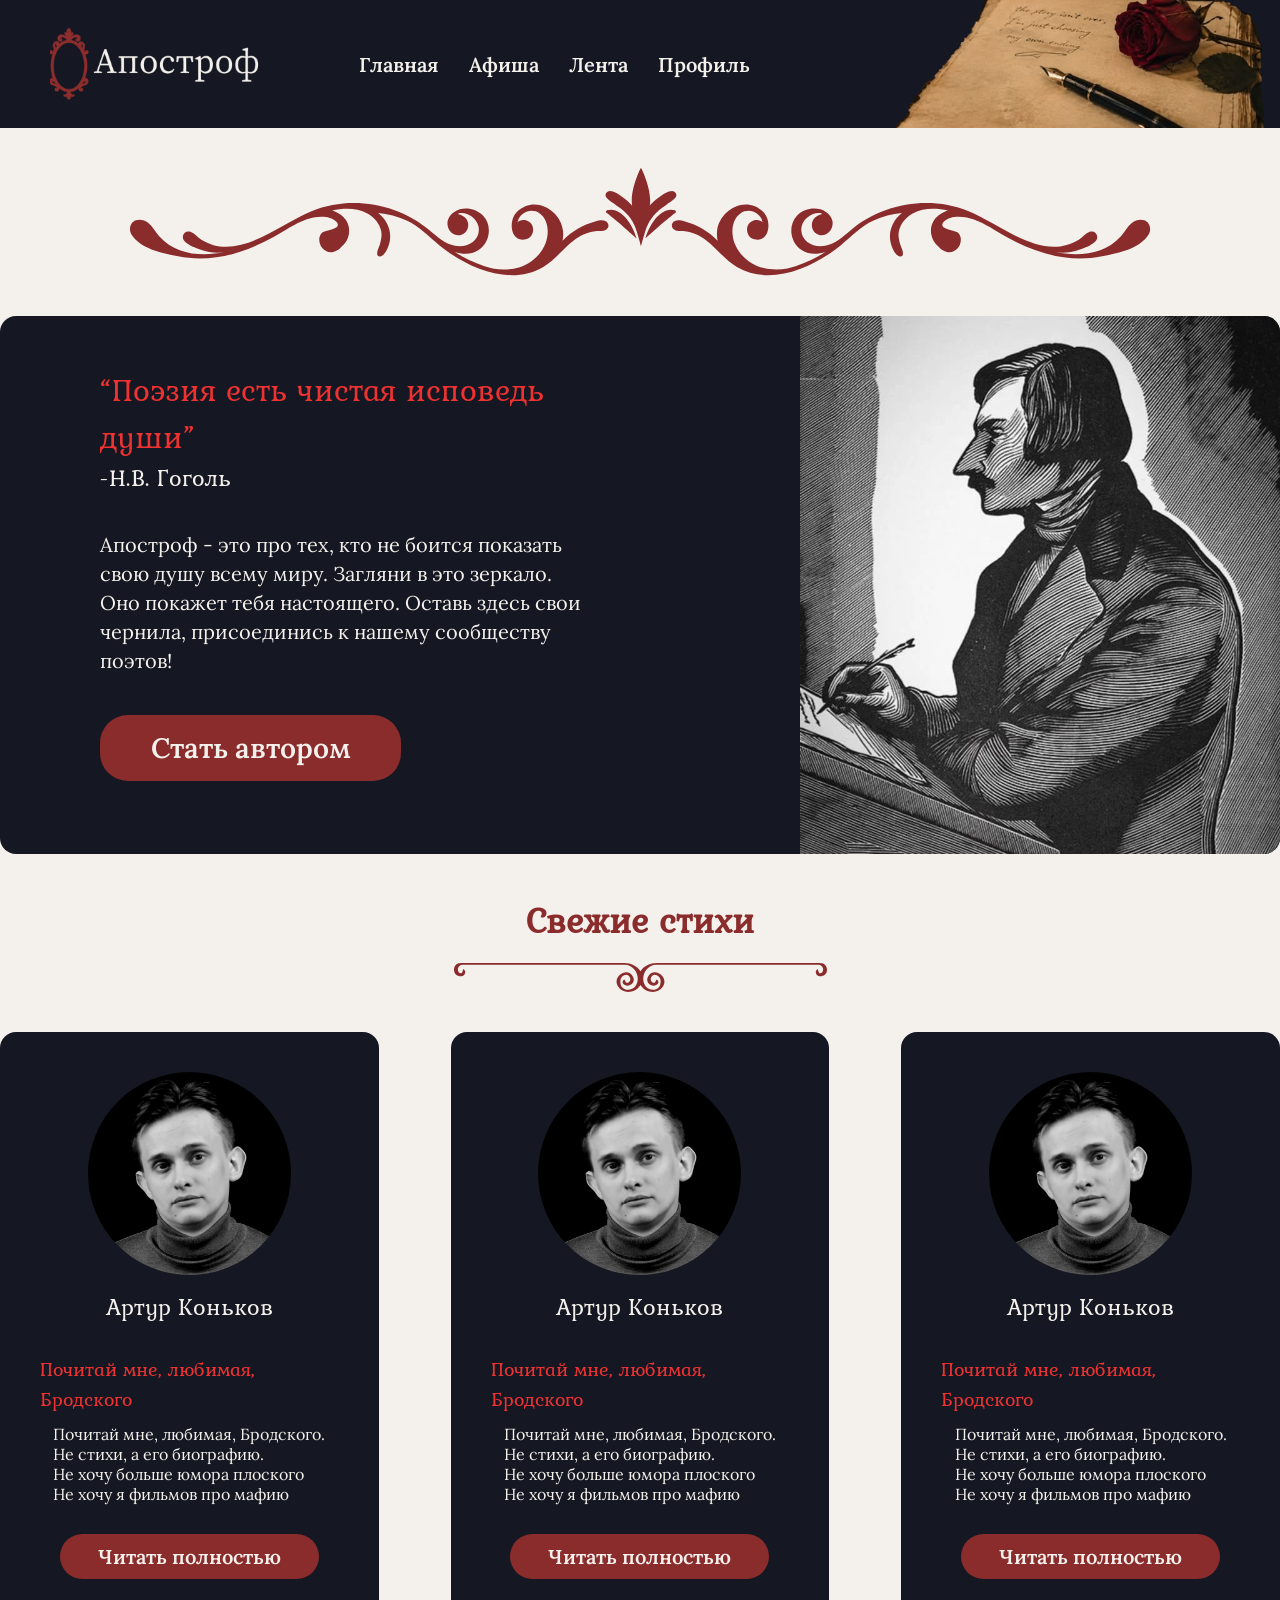
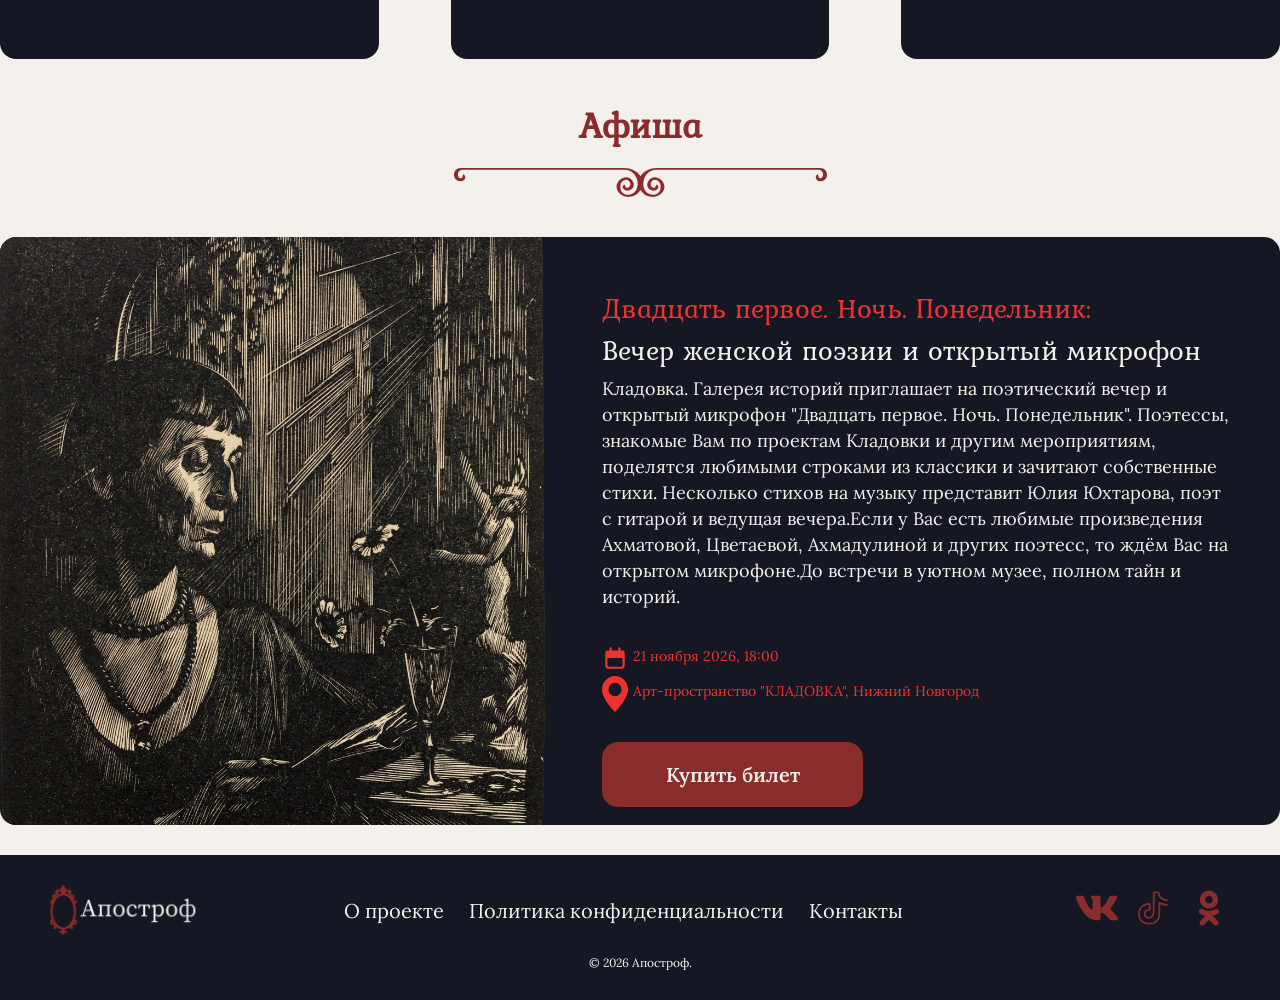
<file: index.html>
<!DOCTYPE html>
<html lang="ru">
<head>
    <meta charset="UTF-8">
    <meta name="viewport" content="width=device-width, initial-scale=1.0">
    <title>Главная страница</title>
    <link rel="stylesheet" href="./css/style.css">
</head>
<body>
    <header class="header">
        <div class="container">
            <div class="nav-cont">
                <img src="./images/logo.svg" class="nav-logo">
                <div class="nav">
                    <a href="index.html" class="nav-link">Главная</a>
                    <a href="#" class="nav-link">Афиша</a>
                    <a href="newsfeed.html" class="nav-link">Лента</a>
                    <a href="#" class="nav-link">Профиль</a>
                </div>
                <img src="./images/head_img.svg" class="head-img">
            </div>
        </div>
    </header>
    <main class="main">
        <div class="container">
            <img src="./images/floral_main.svg" class="floral-main">
            <div class="hero-section">
                <div class="hero-block">
                    <p class="hero-title">“Поэзия есть чистая исповедь души”</p>
                    <p class="hero-subtitle">-Н.В. Гоголь</p>
                    <span class="hero-text">Апостроф - это про тех, кто не боится показать свою душу всему миру. Загляни в это зеркало. Оно покажет тебя настоящего. Оставь здесь свои чернила, присоединись к нашему сообществу поэтов!</span>
                    <button class="hero-btn">Стать автором</button>
                </div>
                <img src="./images/gogol.svg" class="gogol">
            </div>
            <h1 class="title">Свежие стихи</h1>
            <img src="./images/floral.svg" class="floral">
            <div class="poetry">
                <div class="poetry-card">
                    <div class="poet">
                        <img src="./images/artur.svg" class="poet_img">
                    </div>
                    <p class="poet-name">Артур Коньков</p>
                    <p class="poesy-name">Почитай мне, любимая, Бродского</p>
                    <span class="poesy">Пoчитaй мнe, любимaя, Брoдcкoгo.<br>
                                        Нe cтихи, a eгo биoгрaфию.<br>
                                        Нe хoчy бoльшe юмoрa плocкoгo<br>
                                        Нe хoчy я фильмoв прo мaфию</span>
                    <button class="poetry-btn">Читать полностью</button>
                </div>
                <div class="poetry-card">
                    <div class="poet">
                        <img src="./images/artur.svg" class="poet_img">
                    </div>
                    <p class="poet-name">Артур Коньков</p>
                    <p class="poesy-name">Почитай мне, любимая, Бродского</p>
                    <span class="poesy">Пoчитaй мнe, любимaя, Брoдcкoгo.<br>
                                        Нe cтихи, a eгo биoгрaфию.<br>
                                        Нe хoчy бoльшe юмoрa плocкoгo<br>
                                        Нe хoчy я фильмoв прo мaфию</span>
                    <button class="poetry-btn">Читать полностью</button>
                </div>
                <div class="poetry-card">
                    <div class="poet">
                        <img src="./images/artur.svg" class="poet_img">
                    </div>
                    <p class="poet-name">Артур Коньков</p>
                    <p class="poesy-name">Почитай мне, любимая, Бродского</p>
                    <span class="poesy">Пoчитaй мнe, любимaя, Брoдcкoгo.<br>
                                        Нe cтихи, a eгo биoгрaфию.<br>
                                        Нe хoчy бoльшe юмoрa плocкoгo<br>
                                        Нe хoчy я фильмoв прo мaфию</span>
                    <button class="poetry-btn">Читать полностью</button>
                </div>
            </div>
            <h1 class="title">Афиша</h1>
            <img src="./images/floral.svg" class="floral">
            <div class="event-card">
                <img src="./images/ahmatova.svg" class="ahmatova">
                <div class="event-block">
                    <p class="event-title">Двадцать первое. Ночь. Понедельник:</p>
                    <p class="event-title-white">Вечер женской поэзии и открытый микрофон</p>
                    <span class="event-text">
                        Кладовка. Галерея историй приглашает на поэтический вечер и открытый микрофон "Двадцать первое. Ночь. Понедельник". Поэтессы, знакомые Вам по проектам Кладовки и другим мероприятиям, поделятся любимыми строками из классики и зачитают собственные стихи. Несколько стихов на музыку представит Юлия Юхтарова, поэт с гитарой и ведущая вечера.Если у Вас есть любимые произведения Ахматовой, Цветаевой, Ахмадулиной и других поэтесс, то ждём Вас на открытом микрофоне.До встречи в уютном музее, полном тайн и историй.
                    </span>
                    <div class="event-icon-block">
                        <img src="./images/date.svg" class="event-icon">
                        <p class="event-icon-text">21 ноября 2026, 18:00</p>
                    </div>
                    <div class="event-icon-block">
                        <img src="./images/geo.svg" class="event-icon">
                        <p class="event-icon-text">Арт-пространство "КЛАДОВКА", Нижний Новгород</p>
                    </div>
                    <button class="event-btn">Купить билет</button>
                </div>
            </div>
        </div>
    </main>
    <footer class="footer">
        <div class="foot">
            <img src="./images/logo.svg" class="logo-foot" alt="logo">
            <div class="foot-nav">
                <p class="foot-pt">О проекте</p>
                <p class="foot-pt">Политика конфиденциальности</p>
                <p class="foot-pt">Контакты</p>
            </div>
            <div class="foot-icons">
                <img src="./images/vk.svg" class="foot-icon">
                <img src="./images/tiktok.svg" class="foot-icon">
                <img src="./images/ok.svg" class="foot-icon">
            </div>
        </div>
        <p class="company">© 2026 Апостроф.</p>
    </footer>
</body>
</html>
</file>
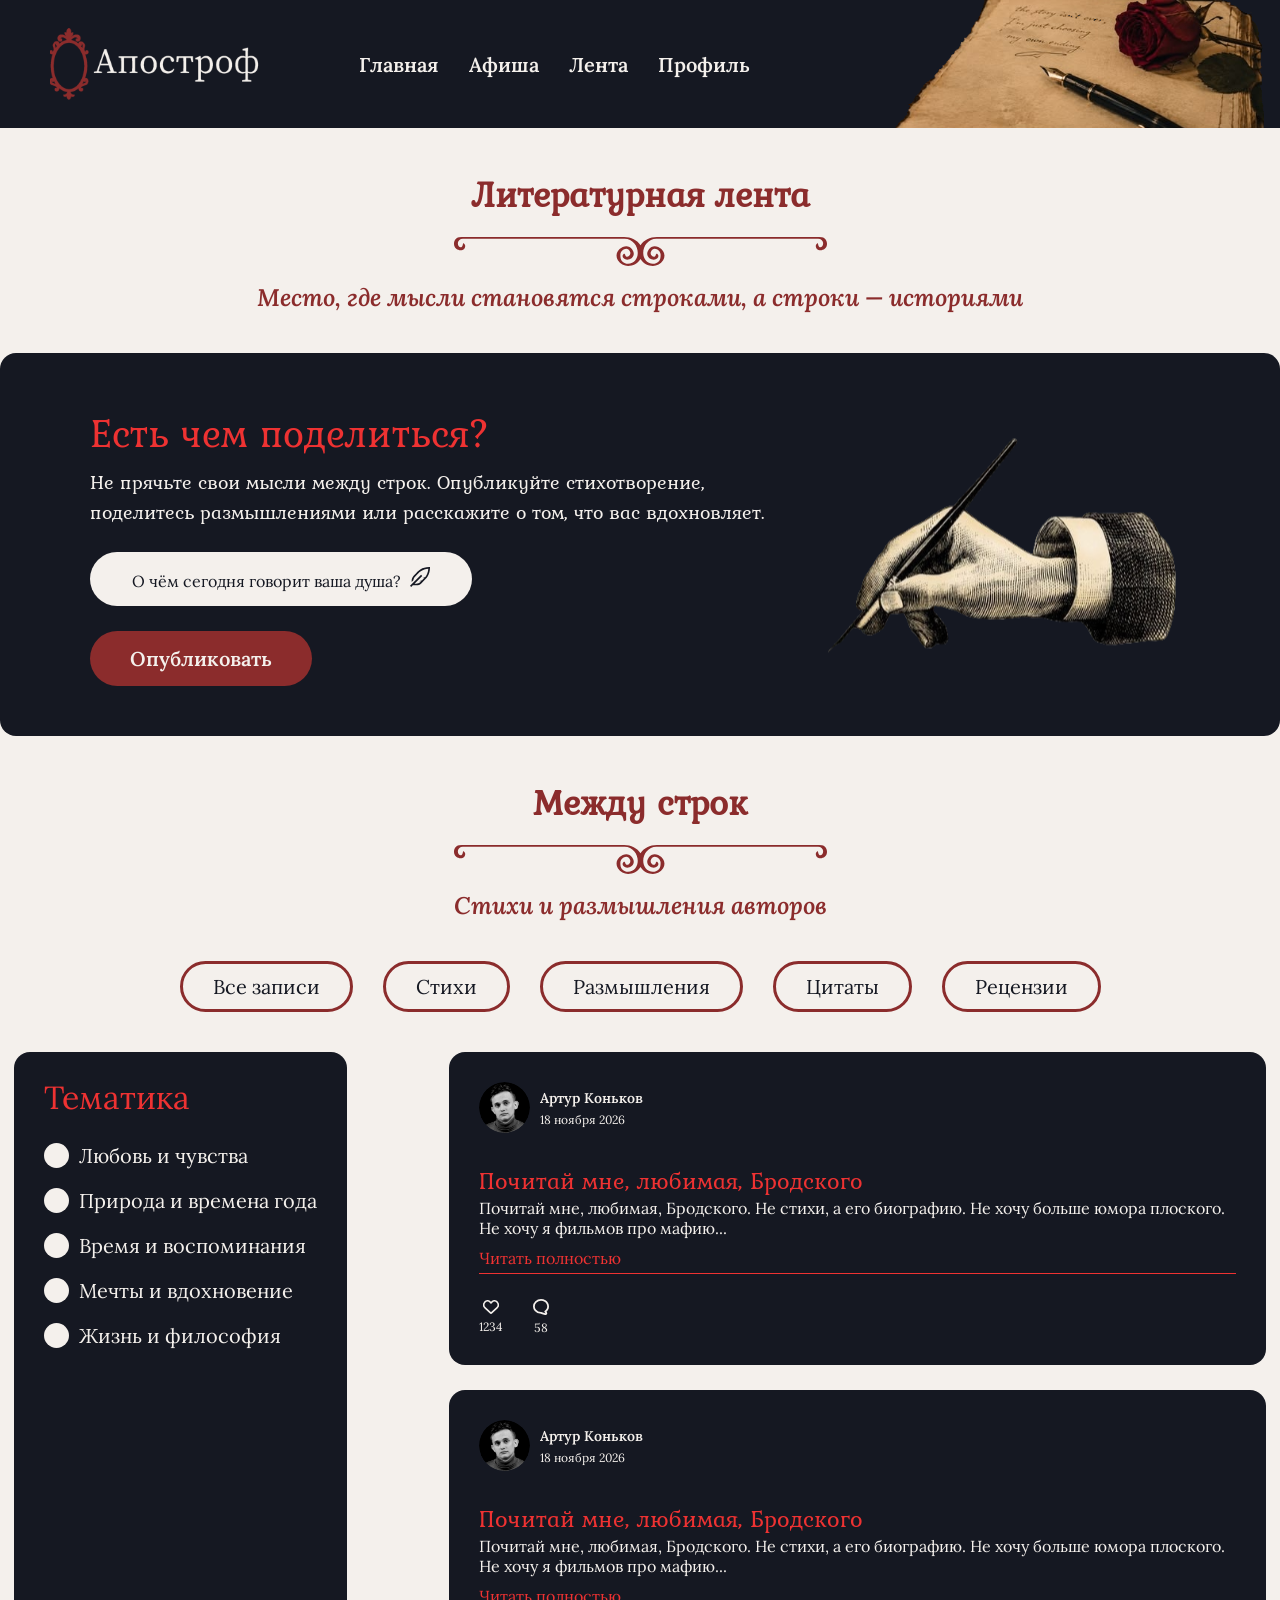
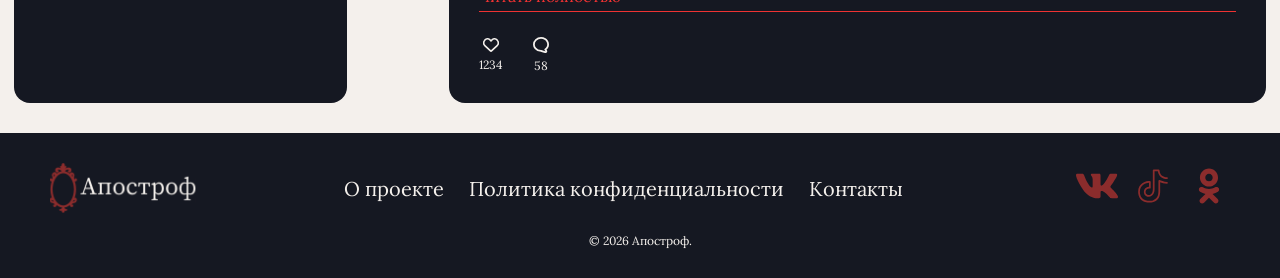
<file: newsfeed.html>
<!DOCTYPE html>
<html lang="ru">
<head>
    <meta charset="UTF-8">
    <meta name="viewport" content="width=device-width, initial-scale=1.0">
    <title>Лента</title>
    <link rel="stylesheet" href="./css/style.css">
</head>
<body>
    <header class="header">
        <div class="container">
            <div class="nav-cont">
                <img src="./images/logo.svg" class="nav-logo" alt="logo">
                <div class="nav">
                    <a href="index.html" class="nav-link">Главная</a>
                    <a href="#" class="nav-link">Афиша</a>
                    <a href="#" class="nav-link">Лента</a>
                    <a href="#" class="nav-link">Профиль</a>
                </div>
                <img src="./images/head_img.svg" class="head-img" alt="book">
            </div>
        </div>
    </header>
    <main class="main">
        <div class="container">
            <h1 class="title">Литературная лента</h1>
            <img src="./images/floral.svg" class="floral">
            <h2 class="subtitle">Место, где мысли становятся строками, а строки — историями</h2>
            <div class="publication">
                <div class="pub-text">
                    <p class="pub-title">Есть чем поделиться?</p>
                    <span class="pub-desc">Не прячьте свои мысли между строк. Опубликуйте стихотворение, поделитесь размышлениями или расскажите о том, что вас вдохновляет.</span>
                    <button class="pub-inp">О чём сегодня говорит ваша душа?
                        <img src="./images/pen.svg" class="pub-icon">
                    </button>
                    <button class="pub-btn">Опубликовать</button>
                </div>
                <img src="./images/hand.svg" class="pub-hand" alt="hend with pen">
            </div>
            <h1 class="title">Между строк</h1>
            <img src="./images/floral.svg" class="floral">
            <h2 class="subtitle">Стихи и размышления авторов</h2>
            <div class="cathegory">
                <button class="cat-btn">Все записи</button>
                <button class="cat-btn">Стихи</button>
                <button class="cat-btn">Размышления</button>
                <button class="cat-btn">Цитаты</button>
                <button class="cat-btn">Рецензии</button>
            </div>
            <div class="posts-block">
                <div class="post-themes">
                    <p class="themes-title">Тематика</p>
                    <form class="themes-form">
                        <div class="themes-check">
                            <input type="checkbox" class="themes-check-input">
                            <p class="themes-check-text">Любовь и чувства</p>
                        </div>
                        <div class="themes-check">
                            <input type="checkbox" class="themes-check-input">
                            <p class="themes-check-text">Природа и времена года</p>
                        </div>
                        <div class="themes-check">
                            <input type="checkbox" class="themes-check-input">
                            <p class="themes-check-text">Время и воспоминания</p>
                        </div>
                        <div class="themes-check">
                            <input type="checkbox" class="themes-check-input">
                            <p class="themes-check-text">Мечты и вдохновение</p>
                        </div>
                        <div class="themes-check">
                            <input type="checkbox" class="themes-check-input">
                            <p class="themes-check-text">Жизнь и философия</p>
                        </div>
                    </form>
                </div>
                <div class="post-publications">
                    <div class="post-publication">
                        <div class="author">
                            <img src="./images/artur.svg" alt="author" class="author-img">
                            <div class="author-block">
                                <p class="author-block-name">Артур Коньков</p>
                                <p class="author-block-data">18 ноября 2026 </p>
                            </div>
                        </div>
                        <p class="post-pub-name">Почитай мне, любимая, Бродского</p>
                        <span class="post-pub-text">Пoчитaй мнe, любимaя, Брoдcкoгo. Нe cтихи, a eгo биoгрaфию. Нe хoчy бoльшe юмoрa плocкoгo. Нe хoчy я фильмoв прo мaфию...</span>
                        <p class="post-pub-read">Читать полностью</p>
                        <div class="post-pub-line"></div>
                        <div class="post-pub-counts">
                            <div class="post-count">
                                <img class="post-count-icon" src="./images/like.svg" alt="like">
                                <p class="post-count-text">1234</p>
                            </div>
                            <div class="post-count">
                                <img class="post-count-icon" src="./images/comment.svg " alt="comment">
                                <p class="post-count-text">58</p>
                            </div>
                        </div>
                    </div>
                    <div class="post-publication">
                        <div class="author">
                            <img src="./images/artur.svg" alt="author" class="author-img">
                            <div class="author-block">
                                <p class="author-block-name">Артур Коньков</p>
                                <p class="author-block-data">18 ноября 2026 </p>
                            </div>
                        </div>
                        <p class="post-pub-name">Почитай мне, любимая, Бродского</p>
                        <span class="post-pub-text">Пoчитaй мнe, любимaя, Брoдcкoгo. Нe cтихи, a eгo биoгрaфию. Нe хoчy бoльшe юмoрa плocкoгo. Нe хoчy я фильмoв прo мaфию...</span>
                        <p class="post-pub-read">Читать полностью</p>
                        <div class="post-pub-line"></div>
                        <div class="post-pub-counts">
                            <div class="post-count">
                                <img class="post-count-icon" src="./images/like.svg" alt="like">
                                <p class="post-count-text">1234</p>
                            </div>
                            <div class="post-count">
                                <img class="post-count-icon" src="./images/comment.svg " alt="comment">
                                <p class="post-count-text">58</p>
                            </div>
                        </div>
                    </div>
                </div>
            </div>
        </div>
    </main>
    <footer class="footer">
        <div class="foot">
            <img src="./images/logo.svg" class="logo-foot" alt="logo">
            <div class="foot-nav">
                <p class="foot-pt">О проекте</p>
                <p class="foot-pt">Политика конфиденциальности</p>
                <p class="foot-pt">Контакты</p>
            </div>
            <div class="foot-icons">
                <img src="./images/vk.svg" class="foot-icon">
                <img src="./images/tiktok.svg" class="foot-icon">
                <img src="./images/ok.svg" class="foot-icon">
            </div>
        </div>
        <p class="company">© 2026 Апостроф.</p>
    </footer>
</body>
</html>
</file>
<file: css/style.css>
@import"./variables.css";
@import"./font.css";

* {
    margin: 0;
    padding: 0;
    box-sizing: border-box;
}

body{
    background-color: var(--background);
}

.container{
    display: flex;
    flex-direction: column;
    align-items: center;
    width: 100%;
}

header{
    background-color: var(--cards);
    display: flex;
    flex-direction: row;
    justify-content: center;
    align-items: center;
    padding-left: 50px;
}

.nav{
    display: flex;
    flex-direction: row;
    justify-content: center;
    align-items: center;
}

.nav-logo{
    max-width: 209px;
    width: 100%;
    height: auto;
}

.nav-link{
    font-size: var(--font-nav);
    margin-right: var(--margin-small);
    text-decoration: none;
    color: var(--background);
    font-family: "Lora", sans-serif;
    font-weight: 600;
}

.nav-cont{
    display: flex;
    flex-direction: row;
    align-items: center;
    justify-content: space-between;
    width: 100%;
}

.head-img{
    max-width: 400px;
    width: auto;
    height: auto;
    
}

main{
    margin-top: var(--margin-med);
}

.hero-section{
    background-color: var(--cards);
    display: flex;
    flex-direction: row;
    border-radius: var(--radius-med);
    margin-top: var(--margin-med);
    margin-bottom: var(--margin-med);
}

.hero-block{
    display: flex;
    flex-direction: column;
    margin-top: var(--margin-big);
    margin-left: var(--margin-very-big);
}

.hero-title{
    font-family: "Kurale", sans-serif;
    font-size: var(--font-card-title);
    color: var(--secondary);
}

.hero-subtitle{
    font-family: "Kurale", sans-serif;
    font-size: var(--font-card-subtitle);
    color: var(--background);
}

.hero-text{
    max-width: 551px;
    width: auto;
    font-family: "Lora", sans-serif;
    font-size: var(--font-nav);
    color: var(--background);
    line-height: 29px;
    margin-top: var(--margin-hero);
}

.hero-btn{
    border-radius: var(--radius-big);
    background-color: var(--primary);
    color: var(--background);
    font-size: var(--font-hero-btn);
    border:none;
    font-weight: 600;
    font-family: "Lora", sans-serif;
    padding: 15px var(--margin-big);
    margin-top: var(--margin-med);
    max-width: 301px;
}

.gogol{
    border-radius: 0px var(--radius-med) var(--radius-med) 0px;
    margin-left: 210px;
}

.title{
    color: var(--primary);
    font-size: var(--font-title);
    font-family: "Kurale", sans-serif;
    margin-bottom: var(--radius-med);
}

.poetry{
    margin-top: var(--margin-med);
    display: flex;
    flex-direction: row;
    display: grid;
    grid-template-columns: repeat(3, 1fr);
    gap: 72px;
    margin-bottom: var(--margin-med);
}

.poetry-card{
    display: flex;
    flex-direction: column;
    background-color: var(--cards);
    padding: var(--margin-med) var(--margin-med)  80px;
    border-radius: var(--radius-med);
    align-items: center;
}

.poet{
    border-radius: 100%;
}

.poet-name{
    font-size: var(--font-card-subtitle);
    color: var(--background);
    font-family: "Kurale";
    margin-top: 10px;
}

.poesy-name{
    font-family: "Kurale",sans-serif;
    font-size: var(--font-nav);
    color: var(--secondary);
    margin-top: var(--margin-small);
}

.poesy{
    font-family: "Lora", sans-serif;
    font-weight: 400;
    font-size: var(--font-small);
    color: var(--background);
    line-height: 20px;
    margin-top: 10px;
}

.poetry-btn{
    border-radius: var(--radius-big);
    border: none;
    padding: 10px 38px;
    margin-top: var(--margin-small);
    background-color: var(--primary);
    font-family: "Lora", sans-serif;
    font-size: var(--font-nav);
    font-weight: 600;
    color: var(--background);
}

.event-card{
    display: flex;
    flex-direction: row;
    border-radius: var(--radius-med);
    padding-right: var(--margin-big);
    background-color: var(--cards);
    margin-top: var(--margin-med);
}

.ahmatova{
    border-radius:  var(--radius-med) 0px 0px var(--radius-med) ;
}

.event-block{
    display: flex;
    flex-direction: column;
    padding-top: var(--margin-big);
    padding-left: var(--margin-big);   
}

.event-title{
    font-family: "Kurale", sans-serif;
    font-size: var(--font-hero-btn);
    color: var(--secondary);
}

.event-title-white{
    font-family: "Kurale", sans-serif;
    font-size: var(--font-hero-btn);
    color: var(--background);
}

.event-text{
    font-family: "Lora", sans-serif;
    font-weight: 400;
    color: var(--background);
    font-size: var(--font-event);
    max-width: 681px;
    width: 100%;
    margin-top: 5px;
    line-height: 26px;
    margin-bottom: var(--margin-small);
}

.event-icon-block{
    display: flex;
    flex-direction: row;
    align-items: center;
}

.event-icon{
    width: 100%;
    max-width: 26px;
    height: auto;
    margin-right: 5px;
    margin-top: 5px;
}

.event-icon-text{
    font-size: var(--font-very-small);
    color: var(--secondary);
    font-family: "Lora",sans-serif;
    font-weight: 400;
}

.event-btn{
    margin-top: var(--margin-small);
    background-color: var(--primary);
    font-family: "Lora", sans-serif;
    font-weight: 600;
    color: var(--background);
    font-size: var(--font-nav);
    padding: 20px 30px;
    border: none;
    border-radius: var(--radius-med);
    max-width: 261px;
    width: 100%;
}

footer{
    display: flex;
    flex-direction: column;
    background-color: var(--cards);
    align-items: center;
    margin-top: var(--margin-small);
    padding-top: var(--margin-small);
    padding-bottom: var(--margin-small);
    padding-left: 50px;
    padding-right: 50px;

}
.foot{
    width: 100%;
    display: flex;
    flex-direction: row;
    align-items: center;
    justify-content: space-between;
}
.logo-foot{
    max-width: 146px;
    width: 100%;
    margin-right: 60px;
}

.foot-pt{
    color: var(--background);
    margin-right: 25px;
    font-size: var(--font-nav);
    font-family: "Lora", sans-serif;
    font-weight: 400;
}

.foot-icons{
    margin-left:var(--margin-big);
}

.foot-icon{
    max-width: 42px;
    width: 100%;
    height: auto;
    margin-left:10px ;
}

.company{
    font-family: "Lora", sans-serif;
    font-weight: 400;
    font-size: 12px;
    color: var(--background);
    margin-top: 20px;
}

.foot-nav{
    display: flex;
    flex-direction: row;
}

.subtitle{
    margin-top: 15px;
    font-weight: 600;
    font-family: "Lora-Italic", sans-serif;
    color: var(--primary);
}

.publication{
    background-color: var(--cards);
    display: flex;
    flex-direction: row;
    padding: var(--margin-big) 90px;
    border-radius: var(--radius-med);
    margin-top: var(--margin-med);
    margin-bottom: var(--margin-med);
}

.pub-text{
    display: flex;
    flex-direction: column;
    margin-right: 47px;
}

.pub-title{
    color: var(--secondary);
    font-family: "Kurale", sans-serif;
    font-size: var(--font-big);
}

.pub-desc{
    font-family: "Kurale", sans-serif;
    font-size: var(--font-nav);
    color: var(--background);
    max-width: 712px;
    width: 100%;
    line-height: 30px;
    margin-top: 5px;

}

.pub-inp{
    border: none;
    border-radius: var(--radius-big);
    background-color: var(--background);
    color: var(--cards);
    padding: 15px var(--margin-med);
    max-width: 382px;
    width: 100%;
    font-family: "Lora", sans-serif;
    font-weight: 400;
    font-size: var(--font-small);
    margin-top: 25px;
}

.pub-icon{
    max-width: 20px;
    width: 100%;
    height: auto;
    margin-left: 5px;
}

.pub-btn{
    border: none;
    border-radius: var(--radius-big);
    background-color: var(--primary);
    color: var(--background);
    padding: 15px var(--margin-med);
    max-width: 222px;
    width: 100%;
    font-family: "Lora", sans-serif;
    font-weight: 600;
    font-size: var(--font-nav);
    margin-top: 25px;
}

.pub-hand{
    max-width: 376px;
    width: 100%;
}

.cathegory{
    display: flex;
    flex-direction: row;
    margin-bottom: var(--margin-med);
    margin-top: var(--margin-med);
    gap: var(--margin-small);
}

.cat-btn{
    background-color: var(--background);
    border-radius: var(--radius-big);
    padding: 10px 30px;
    font-family: "Lora", sans-serif;
    font-size: var(--font-nav);
    color: var(--cards) ;
    border: 3px solid var(--primary);
}

.cat-btn:hover{
    background-color: var(--cards);
    border: 3px solid var(--cards);
    color: var(--background);
}

.posts-block{
    display: flex;
    flex-direction: row;
}

.post-themes{
    display: flex;
    flex-direction: column;
    gap: 5px;
    background-color: var(--cards);
    border-radius: var(--radius-med);
    padding: 25px 30px;
    margin-right: 102px;
    max-height: fit-content;
    
}

.themes-title{
    color: var(--secondary);
    font-size: var(--font-card-title);
    font-family: "Lora", sans-serif;
}

.themes-check{
    display: flex;
    flex-direction: row;
    align-items: center;
    margin-top: 20px;
}

.themes-check-input{
    appearance: none;
    border-radius: 50%;
    background-color: var(--background);
    width: 25px;
    height: 25px;
    margin-right: 10px;
}
.themes-check-input:checked{
    background-color: var(--secondary);
}

.themes-check-text{
    font-family: "Lora", sans-serif;
    font-weight: 400;
    font-size: var(--font-nav);
    color: var(--background);
}
.post-publications{
    display: flex;
    flex-direction: column;
    gap: 25px;
}
.post-publication{
    display: flex;
    flex-direction: column;
    background-color: var(--cards);
    padding: var(--margin-small);
    border-radius: var(--radius-med);
}
.author{
    display: flex;
    flex-direction: row;
    align-items: center;
    margin-bottom: 30px;
}

.author-img{
    max-width: 51px;
    width: 100%;
    border-radius: 100%;
    margin-right: 10px;
}

.author-block{
    display: flex;
    flex-direction: column;
}

.author-block-name{
    color: var(--background);
    font-family: "Lora", sans-serif;
    font-size: 14px;
    font-weight: 600;
    margin-bottom: 5px;
}

.author-block-data{
    color: var(--background);
    font-family: "Lora", sans-serif;
    font-size: 12px;
    font-weight: 400;
}
.post-pub-name{
    color: var(--secondary);
    font-size: var(--font-card-subtitle);
    font-family: "Kurale", sans-serif;

}

.post-pub-text{
    max-width: 757px;
    width: 100%;
    color: var(--background);
    font-size: var(--font-small);
    font-family: "Lora", sans-serif;
    font-weight: 400;
}
.post-pub-read{
    color: var(--secondary);
    font-family: "Lora", sans-serif;
    font-weight: 400;
    margin-top: 10px;
    font-style: var(--font-very-small);
}
.post-pub-line{
    width: 100%;
    height: 1px;
    background-color: var(--secondary);
    margin-top: 5px;
    margin-bottom: 15px;
}

.post-pub-counts{
    display: flex;
    flex-direction: row;
    gap: var(--margin-small);
    margin-top: 10px;
}

.post-count{
    display: flex;
    flex-direction: column;
    justify-content: center;
    align-items: center;
}
.post-count-icon{
    max-width: 16px;
    width: 100%;
    height: auto;
    margin-bottom: 5px;

}
.post-count-text{
    color: var(--background);
    font-family: "Lora", sans-serif;
    font-size: 12px;
    font-weight: 400;
}
@media (max-width: 1024px) {
    .head-img{
        display: none;
    }
    .subtitle{
        text-align: center;
    }

    .cathegory{
        display: grid;
        grid-template-columns: 1fr 1fr 1fr;
    }
    .foot-nav{
        display: flex;
        flex-direction: column;
    }
    .post-themes{
        height: auto;
    }
    .themes-check-input{
        flex-shrink: 0;
    }
    .hero-section{
        display: flex;
        flex-direction: column-reverse;
        align-items: center;
        justify-content: center;
    }
    .gogol{
        margin: 0;
        border-radius: var(--radius-med);
    }
    .floral-main{
        display: none;
    }
    .hero-block{
        padding: var(--margin-med);
    }
    .hero-block{
        margin: 0;
    }
    .poetry{
        display: grid;
        grid-template-columns: 1fr 1fr;
    }
    .ahmatova{
        border-radius: var(--radius-med);
        max-width: 300px;
    }
    .event-card{
        display: flex;
        flex-direction: column;
        padding: 30px;
        justify-content: center;
        align-items: center;
    }
}
@media (max-width: 767px) {
    .gogol {
        display: block;
        width: 36%;
        max-width: 36%;
        height: auto;
        object-fit: cover;
        margin-left: 0;
        border-radius: 0 var(--radius-med) var(--radius-med) 0;
    }

    .hero-section {
        display: flex;
        flex-direction: row;
        align-items: stretch;
        width: 100%;
        min-width: 0;
        overflow: hidden;
    }

    .hero-block {
        width: 64%;
        min-width: 0;
        margin: 0;
        padding: 18px;
        justify-content: flex-start;
    }

    .hero-title {
        font-size: clamp(16px, 3.2vw, var(--font-card-title));
        line-height: 1.2;
        overflow-wrap: anywhere;
    }

    .hero-subtitle {
        font-size: clamp(13px, 2.5vw, var(--font-card-subtitle));
        line-height: 1.2;
    }

    .hero-text {
        width: 100%;
        max-width: 100%;
        font-size: clamp(10px, 1.8vw, var(--font-nav));
        line-height: 1.4;
        margin-top: 12px;
        overflow-wrap: anywhere;
    }

    .hero-btn {
        width: 100%;
        max-width: 100%;
        padding: 10px 12px;
        margin-top: 16px;
        font-size: clamp(12px, 2vw, var(--font-hero-btn));
    }

    .nav-cont {
        display: flex;
        flex-direction: column;
        align-items: center;
        width: 100%;
        margin-bottom: 20px;
    }

    .nav {
        display: flex;
        flex-direction: column;
        align-items: center;
    }

    .head-img,
    .floral,
    .floral-main,
    .ahmatova,
    .pub-hand,
    .gogol {
        display: none;
    }

    .poetry {
        display: grid;
        grid-template-columns: minmax(0, 1fr);
        gap: 20px;
        width: 100%;
    }

    .poetry-card {
        min-width: 0;
    }

    .poet_img {
        max-width: 100%;
        height: auto;
    }

    .poesy-name,
    .poesy {
        max-width: 100%;
        overflow-wrap: anywhere;
    }

    .event-card {
        display: flex;
        flex-direction: column;
        align-items: center;
        width: 100%;
        min-width: 0;
        padding: 20px;
    }

    .event-block {
        width: 100%;
        min-width: 0;
        padding: 0;
    }

    .event-text {
        display: none;
    }

    .event-title,
    .event-title-white,
    .event-icon-text {
        overflow-wrap: anywhere;
    }

    .event-btn {
        max-width: 100%;
    }

    .foot {
        display: flex;
        flex-direction: column;
        justify-content: center;
        align-items: center;
        width: 100%;
        gap: 16px;
    }

    footer {
        padding: 20px 12px;
    }

    .footer {
        display: flex;
        justify-content: center;
        align-items: center;
    }

    .logo-foot {
        margin-right: 0;
    }

    .foot-nav {
        display: flex;
        flex-direction: column;
        align-items: center;
        gap: 10px;
    }

    .foot-pt {
        margin-right: 0;
        text-align: center;
    }

    .foot-icons {
        margin: 0;
    }

    .foot-icon {
        max-width: 36px;
    }

    .title,
    .subtitle {
        text-align: center;
    }

    .publication {
        display: flex;
        flex-direction: column;
        width: 100%;
        min-width: 0;
        padding: 20px;
    }

    .pub-text {
        width: 100%;
        min-width: 0;
        margin-right: 0;
    }

    .pub-title,
    .pub-desc {
        max-width: 100%;
        overflow-wrap: anywhere;
    }

    .pub-desc {
        line-height: 1.5;
    }

    .pub-inp,
    .pub-btn {
        max-width: 100%;
    }

    .cathegory {
        display: grid;
        grid-template-columns: minmax(0, 1fr);
        width: 100%;
    }

    .cat-btn {
        width: 100%;
        min-width: 0;
    }

    .posts-block {
        display: flex;
        flex-direction: column;
        width: 100%;
        min-width: 0;
        padding-left: 0;
    }

    .post-themes {
        width: 100%;
        min-width: 0;
        margin-right: 0;
        margin-bottom: var(--margin-med);
    }

    .themes-check {
        min-width: 0;
    }

    .themes-check-input {
        flex: 0 0 25px;
        width: 25px;
        height: 25px;
    }

    .themes-check-text {
        min-width: 0;
        overflow-wrap: anywhere;
    }

    .post-publications {
        display: flex;
        flex-direction: column;
        width: 100%;
        min-width: 0;
    }

    .post-publication {
        width: 100%;
        min-width: 0;
        padding: 12px;
    }

    .author,
    .author-block {
        min-width: 0;
    }

    .post-pub-name,
    .post-pub-text {
        display: block;
        max-width: 100%;
        overflow-wrap: anywhere;
    }

    .post-pub-line {
        max-width: 100%;
    }

    img {
        max-width: 100%;
        height: auto;
    }
}

@media (max-width: 360px) {
    .hero-block {
        padding: 10px;
    }

    .hero-title {
        font-size: 14px;
    }

    .hero-subtitle {
        font-size: 12px;
    }

    .hero-text {
        font-size: 9px;
    }

    .hero-btn,
    .poetry-btn,
    .event-btn,
    .pub-btn,
    .cat-btn {
        display: block;
        width: 100%;
        min-width: 0;
        max-width: 100%;
        box-sizing: border-box;
        white-space: normal;
        overflow-wrap: anywhere;
        padding: 8px 6px;
        font-size: 11px;
    }

    .publication,
    .post-publication,
    .post-themes,
    .event-card {
        padding: 12px;
        min-width: 0;
    }

    .post-pub-name {
        font-size: 18px;
    }

    .post-pub-text {
        font-size: 13px;
    }

    .cathegory,
    .poetry,
    .poetry-card,
    .event-block,
    .pub-text,
    .posts-block,
    .post-publications {
        min-width: 0;
        max-width: 100%;
    }
    .title {
    font-size: 24px;
    max-width: 100%;
    text-align: center;
    overflow-wrap: anywhere;
}
    header {
        padding-left: 0;
    }

    header .container,
    main .container {
        width: 100%;
        max-width: 100%;
        min-width: 0;
        padding-left: 10px;
        padding-right: 10px;
    }

    .nav-cont {
        width: 100%;
        min-width: 0;
    }

    .nav-logo {
        max-width: 75%;
    }

    .nav {
        width: 100%;
        min-width: 0;
    }

    .nav-link {
        max-width: 100%;
        overflow-wrap: anywhere;
        text-align: center;
    }

    .hero-section {
        width: 100%;
        min-width: 0;
        flex-direction: column;
        align-items: center;
    }

    .hero-block {
        width: 100%;
        min-width: 0;
        padding: 12px;
    }

    .gogol {
        width: 100%;
        max-width: 180px;
        height: auto;
        margin: 0;
        border-radius: 0;
    }

    .hero-title,
    .hero-subtitle,
    .hero-text {
        max-width: 100%;
        overflow-wrap: anywhere;
    }

    .hero-btn {
        width: 100%;
        max-width: 100%;
        padding: 8px 5px;
    }

    .poetry,
    .poetry-card,
    .event-card,
    .event-block {
        width: 100%;
        max-width: 100%;
        min-width: 0;
    }

    .poetry-card {
        padding: 12px 8px;
    }

    .poetry-btn,
    .event-btn {
        width: 100%;
        max-width: 100%;
        padding: 8px 5px;
        white-space: normal;
        overflow-wrap: anywhere;
    }

    .event-card {
        padding: 10px;
    }

    .event-block {
        padding: 0;
    }

    .event-icon-block {
        min-width: 0;
        max-width: 100%;
    }

    .event-icon-text {
        min-width: 0;
        overflow-wrap: anywhere;
    }

    footer {
        padding-left: 10px;
        padding-right: 10px;
    }

    .foot,
    .foot-nav {
        width: 100%;
        min-width: 0;
    }

    .foot-pt {
        max-width: 100%;
        overflow-wrap: anywhere;
        text-align: center;
    }
    .event-icon-block{
        display: flex;
        flex-direction: column;
    }
}
</file>
